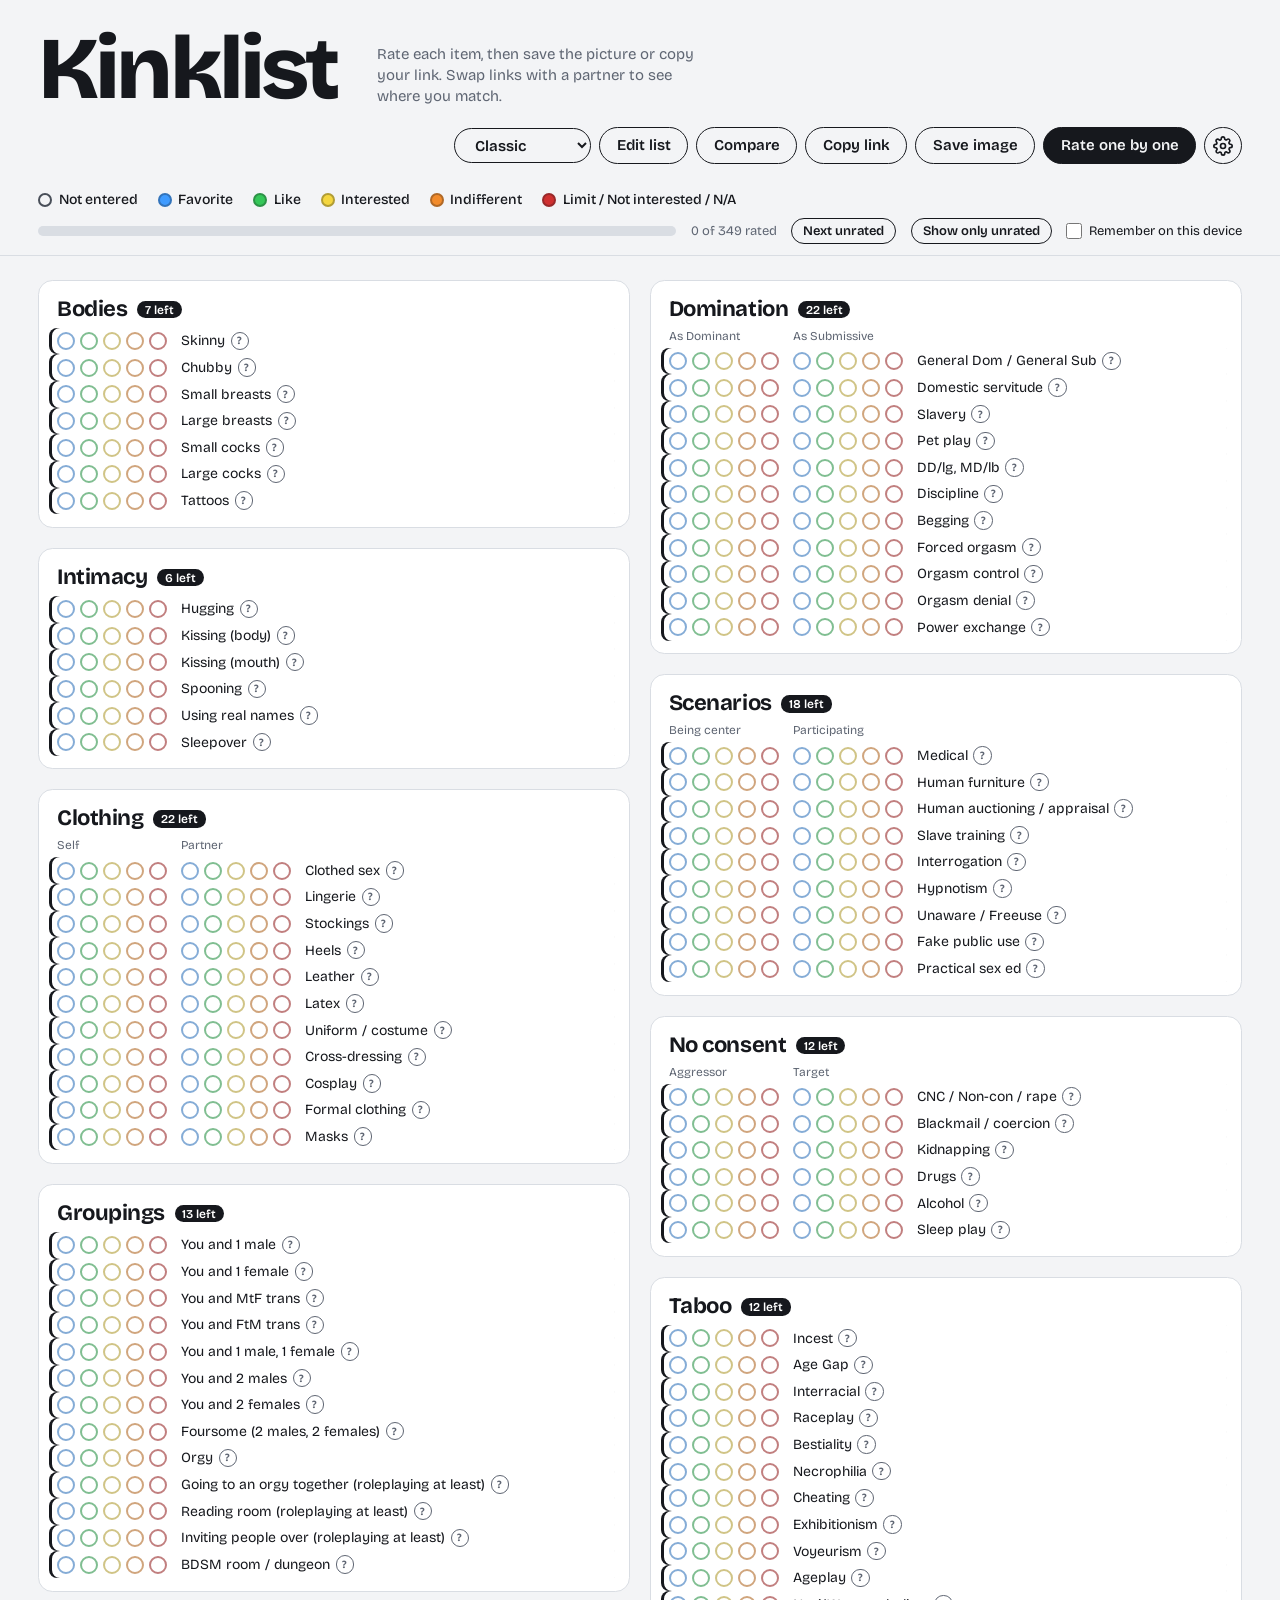
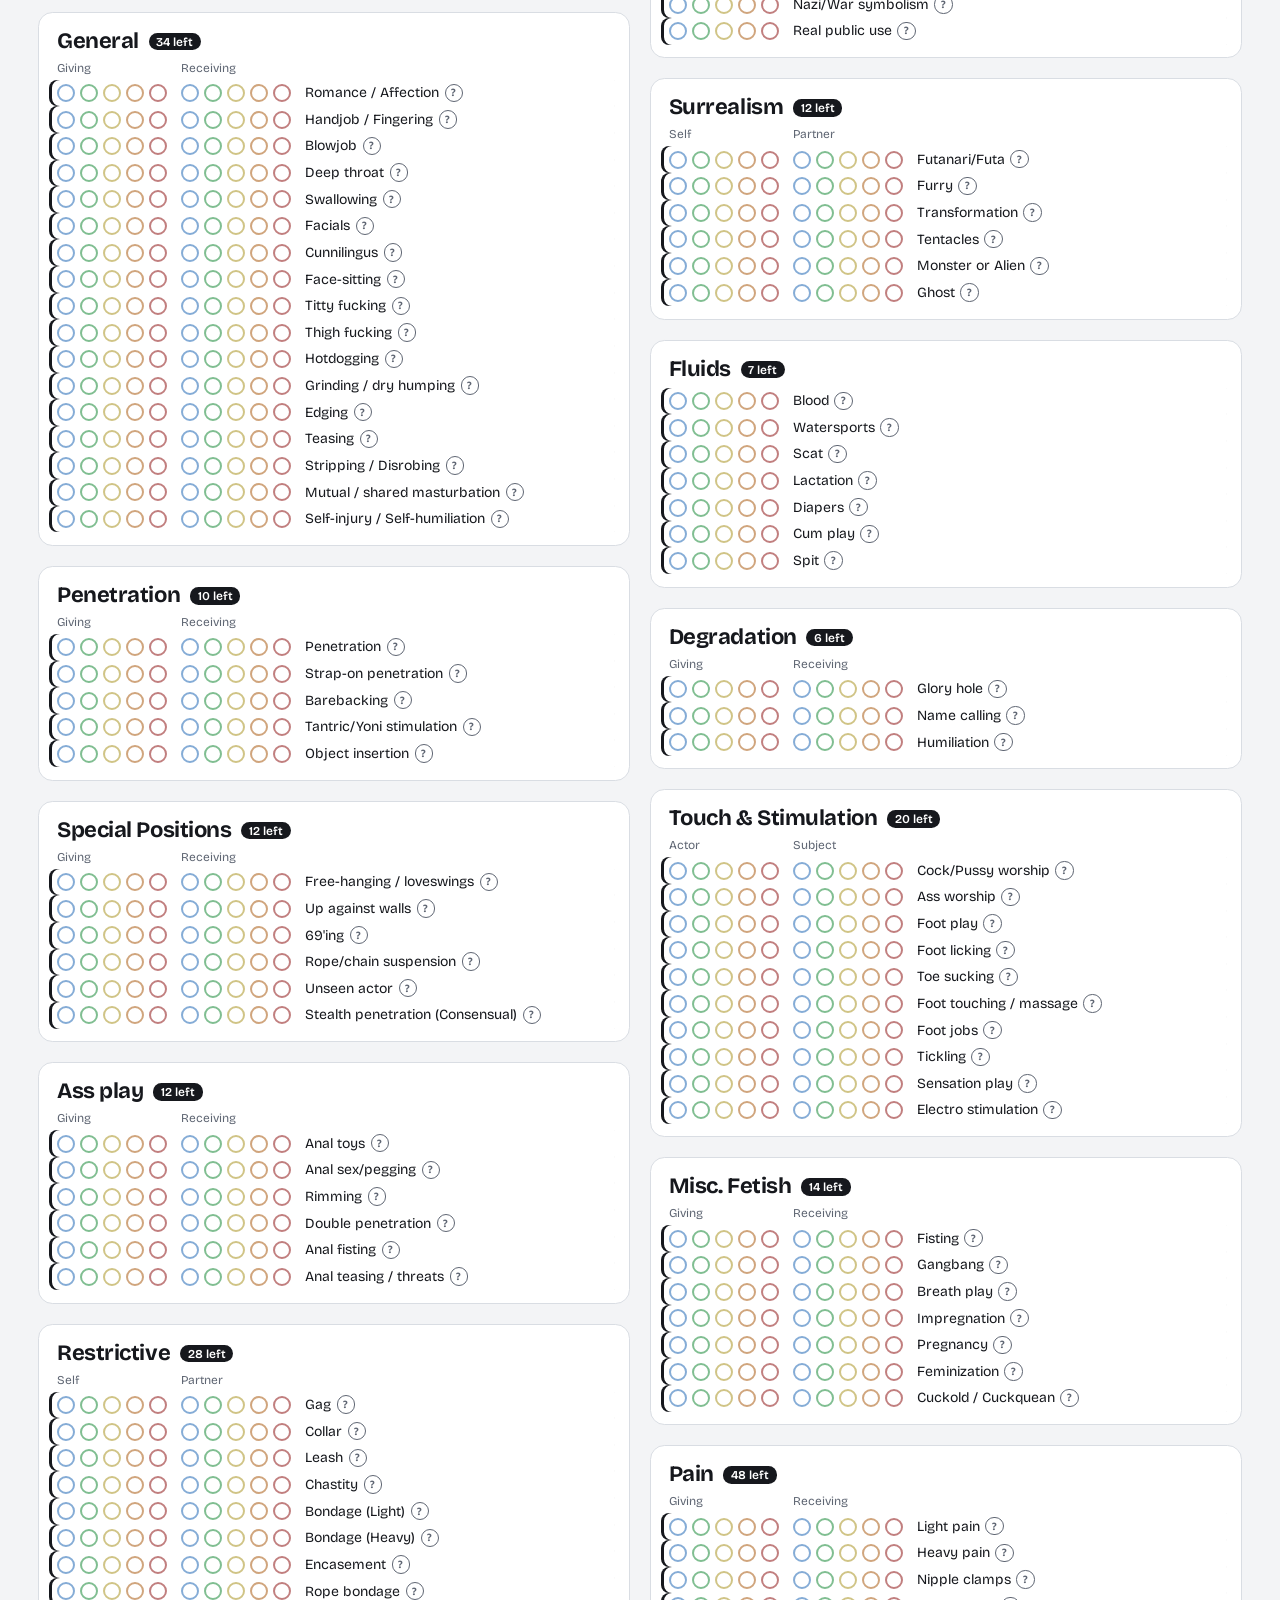
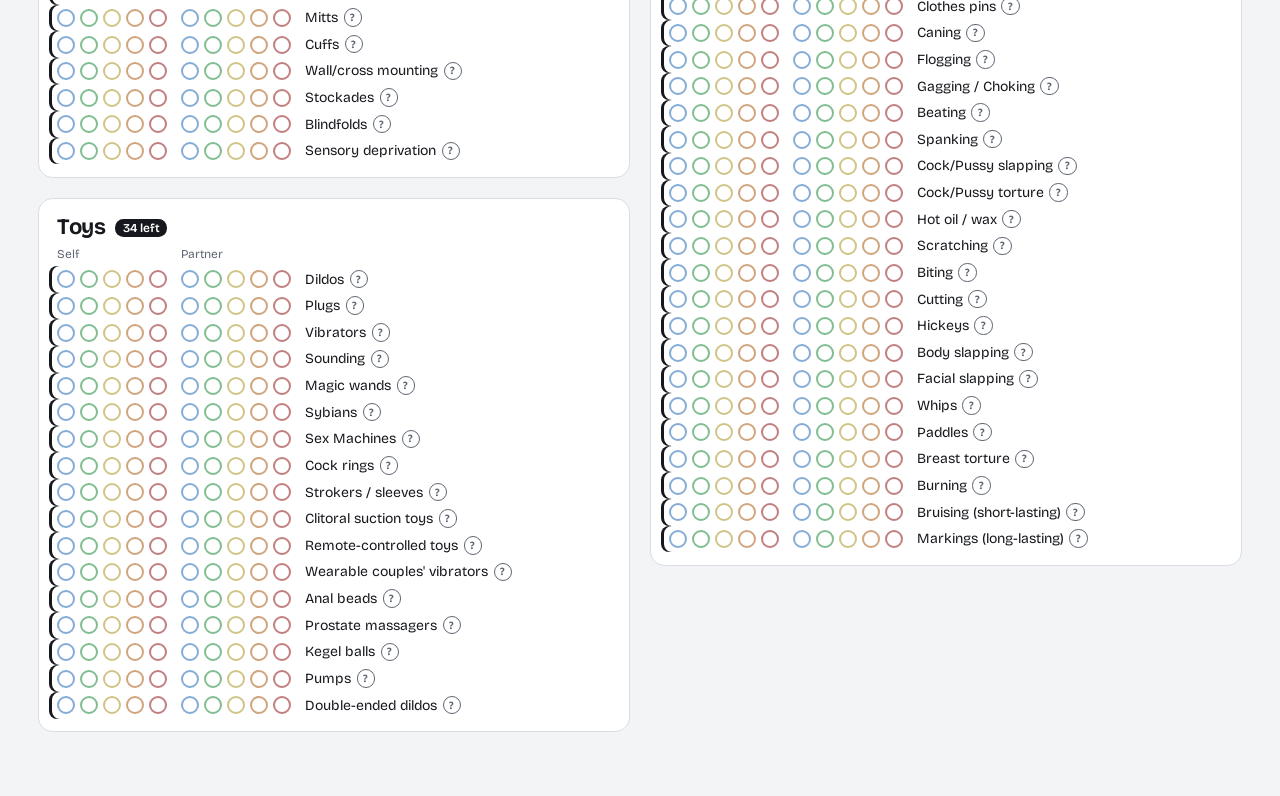
<file: index.html>
<!DOCTYPE html>
<html lang="en">
    <head>
        <title>Kinklist</title>
        <meta charset="UTF-8">
        <meta name="viewport" content="width=device-width, initial-scale=1.0">
        <meta name="color-scheme" content="light dark">
        <meta name="description" content="Rate what you're into, then compare with a partner. Private by design: nothing is uploaded.">
        <meta property="og:type" content="website">
        <meta property="og:site_name" content="Kinklist">
        <meta property="og:title" content="Kinklist">
        <meta property="og:description" content="Rate what you're into, then compare with a partner. Private by design: nothing is uploaded.">
        <meta property="og:url" content="https://carvercartwright.github.io/kinklist/">
        <meta property="og:image" content="https://carvercartwright.github.io/kinklist/social-card.png">
        <meta property="og:image:width" content="1200">
        <meta property="og:image:height" content="630">
        <meta property="og:image:alt" content="Kinklist: rate what you're into, compare with a partner.">
        <meta name="twitter:card" content="summary_large_image">
        <meta name="twitter:title" content="Kinklist">
        <meta name="twitter:description" content="Rate what you're into, then compare with a partner. Private by design: nothing is uploaded.">
        <meta name="twitter:image" content="https://carvercartwright.github.io/kinklist/social-card.png">
        <link rel="icon" href="data:image/svg+xml,%3Csvg xmlns='http://www.w3.org/2000/svg' viewBox='0 0 32 32'%3E%3Ccircle cx='9' cy='9' r='6' fill='%233F9BFF'/%3E%3Ccircle cx='23' cy='9' r='6' fill='%2335C759'/%3E%3Ccircle cx='9' cy='23' r='6' fill='%23F28B2B'/%3E%3Ccircle cx='23' cy='23' r='6' fill='%23CF3030'/%3E%3C/svg%3E">
        <link rel="preload" href="fonts/bricolage-grotesque.woff2" as="font" type="font/woff2" crossorigin>
        <link rel="stylesheet" href="kinklist.css?v=17f65d3f">
        <script>
            // Colour scheme: this tab's choice, or the remembered one if Remember on this device is on
            (function(){
                var theme = new URLSearchParams(location.search).get('theme');
                try {
                    if(theme) sessionStorage.setItem('kinklist-theme', theme);
                    theme = sessionStorage.getItem('kinklist-theme') || (JSON.parse(localStorage.getItem('kinklist')) || {}).theme;
                }
                catch(e) {}
                if(theme) document.documentElement.dataset.theme = theme;
            })();
        </script>
        <script src="kinklist-order.js?v=b5dd3f68" defer></script>
        <script src="kinklist-core.js?v=967fbb57" defer></script>
        <script src="kinklist.js?v=73be1f9a" defer></script>
    </head>
    <body>
        <header class="masthead">
            <h1>Kinklist</h1>
            <p>Rate each item, then save the picture or copy your link. Swap links with a partner to see where you match.</p>
            <div class="actions">
                <label class="list-picker">
                    <span class="visually-hidden">List</span>
                    <select id="listType">
                        <option value="classic">Classic</option>
                        <option value="detailed">Detailed</option>
                        <option value="plsno">Please Don't</option>
                    </select>
                </label>
                <button type="button" id="Edit" class="btn">Edit list</button>
                <button type="button" id="Compare" class="btn">Compare</button>
                <button type="button" id="CopyLink" class="btn">Copy link</button>
                <button type="button" id="Export" class="btn">Save image</button>
                <button type="button" id="StartBtn" class="btn btn-primary">Rate one by one</button>
                <button type="button" id="Settings" class="btn btn-icon" aria-label="Settings" title="Settings">
                    <svg viewBox="0 0 24 24" width="20" height="20" fill="none" stroke="currentColor" stroke-width="2" stroke-linecap="round" stroke-linejoin="round" aria-hidden="true"><circle cx="12" cy="12" r="3"/><path d="M19.4 15a1.65 1.65 0 0 0 .33 1.82l.06.06a2 2 0 1 1-2.83 2.83l-.06-.06a1.65 1.65 0 0 0-1.82-.33 1.65 1.65 0 0 0-1 1.51V21a2 2 0 1 1-4 0v-.09a1.65 1.65 0 0 0-1-1.51 1.65 1.65 0 0 0-1.82.33l-.06.06a2 2 0 1 1-2.83-2.83l.06-.06a1.65 1.65 0 0 0 .33-1.82 1.65 1.65 0 0 0-1.51-1H3a2 2 0 1 1 0-4h.09a1.65 1.65 0 0 0 1.51-1 1.65 1.65 0 0 0-.33-1.82l-.06-.06a2 2 0 1 1 2.83-2.83l.06.06a1.65 1.65 0 0 0 1.82.33h.01a1.65 1.65 0 0 0 1-1.51V3a2 2 0 1 1 4 0v.09a1.65 1.65 0 0 0 1 1.51 1.65 1.65 0 0 0 1.82-.33l.06-.06a2 2 0 1 1 2.83 2.83l-.06.06a1.65 1.65 0 0 0-.33 1.82v.01a1.65 1.65 0 0 0 1.51 1H21a2 2 0 1 1 0 4h-.09a1.65 1.65 0 0 0-1.51 1z"/></svg>
                </button>
            </div>
        </header>

        <div class="key">
            <ul class="legend">
                <li><span class="swatch" data-level="0"></span>Not entered</li>
                <li><span class="swatch" data-level="1"></span>Favorite</li>
                <li><span class="swatch" data-level="2"></span>Like</li>
                <li><span class="swatch" data-level="3"></span>Interested</li>
                <li><span class="swatch" data-level="4"></span>Indifferent</li>
                <li><span class="swatch" data-level="5"></span>Limit / Not interested / N/A</li>
            </ul>
            <div class="tally">
                <div class="tally-bar" id="TallyBar" aria-hidden="true"><span data-level="1"></span><span data-level="2"></span><span data-level="3"></span><span data-level="4"></span><span data-level="5"></span></div>
                <span class="tally-text" id="TallyText"></span>
                <button type="button" id="NextUnrated" class="btn btn-small">Next unrated</button>
                <button type="button" id="OnlyUnrated" class="btn btn-small" aria-pressed="false">Show only unrated</button>
                <label class="remember" id="RememberLabel" title="Kept only in this browser. Untick to erase it."><input type="checkbox" id="Remember"> Remember on this device</label>
            </div>
            <div class="notice" id="LinkNotice" hidden>
                <span>These ratings came from a link. Your saved ratings are untouched.</span>
                <button type="button" id="LinkBack" class="btn">Back to mine</button>
                <button type="button" id="LinkKeep" class="btn">Keep these as mine</button>
            </div>
        </div>

        <main id="InputList"></main>

        <dialog id="EditDialog">
            <h2>Edit list</h2>
            <p># starts a category, ( ) holds its columns, * adds an item, ? describes the item above it.</p>
            <textarea id="Kinks" aria-label="List text" spellcheck="false">
#Bodies
(General)
* Skinny
? An interest in partners who are thin or slender.
* Chubby
? An interest in partners who are well-rounded, full in form, or soft.
* Small breasts
? An interest in particularly small breasts.
* Large breasts
? An interest in particularly large breasts.
* Small cocks
? An interest in cocks that are below average size.
* Large cocks
? An interest in cocks that are above average size.
* Tattoos
? An interest in partners with tattoos.

#Intimacy
(General)
* Hugging
? Holding each other close, in or out of a sexual moment.
* Kissing (body)
? Planting kisses on various body parts. Hickeys are listed under the Pain category.
* Kissing (mouth)
? Kissing on the lips, from light pecks to deep kissing.
* Spooning
? Holding the partner close, often back to chest, and embracing them from behind.
* Using real names
? Referring to the partner using real names, instead of pet or nicknames.
* Sleepover
? Staying with your sexual partner overnight.

#Clothing
(Self, Partner)
* Clothed sex
? Sex where you and/or your partner stay partly or fully dressed.
* Lingerie
? Wearing lingerie during sex, or a partner wearing it.
* Stockings
? Wearing stockings during sex, or a partner wearing them.
* Heels
? Wearing high heels during sex, or a partner wearing them.
* Leather
? Wearing leather clothing or gear during sex, or a partner wearing it.
* Latex
? Wearing latex or rubber clothing, or a partner wearing it.
* Uniform / costume
? Wearing a uniform or costume during sex, or a partner wearing one.
* Cross-dressing
? Dressing in clothes usually associated with another gender.
* Cosplay
? Dressing up as a specific fictional character during play.
* Formal clothing
? Suits, dresses and other dressed-up outfits worn during play.
* Masks
? Masks worn during play, often to hide the wearer's identity, such as at a party.

#Groupings
(General)
* You and 1 male
? A scene between you and one man.
* You and 1 female
? A scene between you and one woman.
* You and MtF trans
? A scene between you and a trans woman.
* You and FtM trans
? A scene between you and a trans man.
* You and 1 male, 1 female
? A threesome with one man and one woman.
* You and 2 males
? A threesome with two men.
* You and 2 females
? A threesome with two women.
* Foursome (2 males, 2 females)
? Two men and two women, counting you.
* Orgy
? Group sex with several people at once.
* Going to an orgy together (roleplaying at least)
? Attending an orgy or sex party as a couple, at least as a roleplay.
* Reading room (roleplaying at least)
? Reading the room together: talking about who you see and who you would want to join you, at least as a roleplay.
* Inviting people over (roleplaying at least)
? Having other people come over to join in or watch, at least as a roleplay.
* BDSM room / dungeon
? Playing in a dedicated BDSM room or club dungeon, with or without others present.

#General
(Giving, Receiving)
* Romance / Affection
? Showing love, strong affection or passion, during sex or outside it.
* Handjob / Fingering
? Sexual stimulation by direct, physical contact of the hands or fingers to the genitals.
* Blowjob
? Sexual stimulation by direct, physical contact of the mouth or tongue to male genitals.
* Deep throat
? Taking a penis or toy deep enough to reach the back of the mouth or throat, sometimes causing a gag reflex.
* Swallowing
? The act of orally consuming semen, either directly or indirectly from a penis.
* Facials
? Ejaculating directly onto a partner's face.
* Cunnilingus
? Sexual stimulation by direct, physical contact of the mouth or tongue to female genitals.
* Face-sitting
? Sitting on a partner's face with the buttocks or genitals, usually to receive oral sex, sometimes restricting their breathing.
* Titty fucking
? Sliding a penis or toy between a partner's breasts.
* Thigh fucking
? Thrusting between a partner's closed thighs without penetration.
* Hotdogging
? Sliding a penis or toy between a partner's butt cheeks without penetration.
* Grinding / dry humping
? Rubbing against each other, clothed or not, without penetration.
* Edging
? Keeping on the edge of climax without orgasm.
* Teasing
? Extended foreplay, physical and/or verbal, meant to arouse a partner to the point of frustration or desperation.
* Stripping / Disrobing
? Undressing for a partner, or being undressed by them, as part of the play.
* Mutual / shared masturbation
? Masturbating together, or touching yourself while your partner watches.
* Self-injury / Self-humiliation
? Causing yourself pain or embarrassment at a partner's direction, or directing a partner to do so.

#Penetration
(Giving, Receiving)
* Penetration
? Vaginal or anal penetration with a penis.
* Strap-on penetration
? Penetration using a dildo worn in a harness.
* Barebacking
? Penetrative sex without a condom.
* Tantric/Yoni stimulation
? Slow, deliberate massage and stimulation of the genitals, drawn from tantric practice.
* Object insertion
? Inserting objects other than purpose-made sex toys.

#Special Positions
(Giving, Receiving)
* Free-hanging / loveswings
? Sex with one partner held up off the ground, in a swing or sling.
* Up against walls
? Sex standing up, with one partner pressed against a wall.
* 69'ing
? Both partners giving each other oral sex at the same time.
* Rope/chain suspension
? Being lifted partly or fully off the ground by rope or chains.
* Unseen actor
? Being touched or used by someone you cannot see, for example from behind or while blindfolded.
* Stealth penetration (Consensual)
? Potentially removing condom during sex without partner knowing/saying to. (This would ONLY be OK if we agreed on it beforehand).

#Ass play
(Giving, Receiving)
* Anal toys
? Anal penetration with sex toys such as dildos, vibrators, anal eggs or anal beads.
* Anal sex/pegging
? Being penetrated by a partner, with a penis or strap-on.
* Rimming
? The act of giving oral stimulation to a partner's anus, by the means of licking and/or penetrating the recipient's anus with the tongue.
* Double penetration
? Penetrating a partner with two things at once, such as a penis, toys or fingers, or receiving this.
* Anal fisting
? The act of inserting one's hand(s) and/or arm(s) into one's partner's anus, or being the recipient of such acts.
* Anal teasing / threats
? Touching or teasing around the anus, or talk of anal play, without penetration.

#Restrictive
(Self, Partner)
* Gag
? Something placed in the mouth so the wearer cannot speak and has to breathe through the nose.
* Collar
? Wearing a collar around the neck.
* Leash
? Being led around on a leash.
* Chastity
? Sexual abstinence, either willing or forced; this can include someone simply abstaining from sexual activity, or the wearing of a device that prevents it.
* Bondage (Light)
? Bondage that is mild in position, duration, discomfort and how much it limits movement.
* Bondage (Heavy)
? Bondage that is extreme in position, duration, discomfort or how completely it immobilizes.
* Encasement
? One’s whole body being wrapped up like a mummy in a latex suit, sleepsack, or other fetish gear for the purposes of sexual gratification.
* Rope bondage
? Being tied up with rope, from simple wrist ties to full body harnesses.
* Mitts
? Cloth, leather or metal tools where you place your hands inside, often closed in a fist. Makes the wearer unable to grab or hold objects with their fingers. This category also includes cat paws.
* Cuffs
? Wrapped around wrists and often ankles too, cuffs restrict little by themselves, but with hooks and rope they make it easier for the master to restrain the wearer spontaneously.
* Wall/cross mounting
? Being fixed to a wall or a St. Andrew's cross with arms and legs spread.
* Stockades
? Freestanding rigs that restrict the head, and often arms or legs too.
* Blindfolds
? Covering the eyes so the wearer cannot see what comes next.
* Sensory deprivation
? Covering both ears and eyes completely, often using noise-reduction tech to emphasize the feeling of isolation.

#Toys
(Self, Partner)
* Dildos
? An object shaped like an erect penis used for sexual stimulation.
* Plugs
? A sex toy of a type designed to be inserted into the rectum.
* Vibrators
? A vibrating device used for sexual stimulation.
* Sounding
? Inserting smooth rods into the urethra, or having this done; some rods vibrate.
* Magic wands
? Much like vibrators, a magic wand delivers a strong vibration to a larger area with stronger force.
* Sybians
? A saddle-style machine you sit on, with a vibrating or rotating attachment.
* Sex Machines
? Motor-driven machines that thrust a dildo.
* Cock rings
? A ring worn around the base of the penis to keep an erection firmer for longer; some vibrate.
* Strokers / sleeves
? A soft sleeve that a penis is stroked with or thrusts into.
* Clitoral suction toys
? A toy that uses pulses of air or gentle suction on the clitoris.
* Remote-controlled toys
? A toy controlled by a partner with a remote or phone app, in the same room or far apart.
* Wearable couples' vibrators
? A small vibrator worn during penetrative sex so that both partners feel it.
* Anal beads
? A string of beads inserted into the anus and drawn out slowly.
* Prostate massagers
? A curved toy shaped to press on the prostate.
* Kegel balls
? Weighted balls worn inside the vagina.
* Pumps
? A suction pump used on the penis, clitoris or nipples to increase sensitivity.
* Double-ended dildos
? A long dildo that two people can use at the same time.

#Domination
(As Dominant, As Submissive)
* General Dom / General Sub
? Catchall for dominant/submissive activities.
* Domestic servitude
? Being served by a butler, waitress, chauffeur, maid or housekeeper, or serving as one.
* Slavery
? Serving at the dominant's beck and call as part of an agreed dynamic, or receiving such service.
* Pet play
? Pet play is a role in which the sub takes on the mindset of an animal, often a dog, cat, or horse.
* DD/lg, MD/lb
? Daddy or Mommy Dom / Little Girl or Boy. The daddy/mommy is the more dominant half of the relationship, the little is the more submissive.
* Discipline
? The use of reinforcement (rewards and/or punishments) in order to train a submissive to obey the various commands of a master.
* Begging
? Pleading as an act of submission.
* Forced orgasm
? A forced orgasm is consensual BDSM or kinky sexual play whereby a person consents to be forced to orgasm in a way that is beyond their control.
* Orgasm control
? Refers to the dominant being in control of when the submissive achieves orgasm, either by physical means or by command; typically involves domination and/or excessive teasing and edging; orgasm may be completely denied.
* Orgasm denial
? Refers to the dominant denying the submissive orgasm.
* Power exchange
? A relationship with service at the core.

#Scenarios
(Being center, Participating)
* Medical
? Doctor, nurse and patient roleplay, often with examinations and medical tools.
* Human furniture
? One person serving as a table, footstool, chair or other furniture.
* Human auctioning / appraisal
? Being displayed, inspected and bid on as if for sale.
* Slave training
? Being taught rules, positions and tasks as part of a consensual master and slave dynamic.
* Interrogation
? Roleplay where one person questions a captive using pressure, restraint or pain.
* Hypnotism
? Using hypnosis or trance to relax, suggest to or direct a partner.
* Unaware / Freeuse
? An agreed arrangement where one partner can be used for sex at any time, often while carrying on as if nothing is happening.
* Fake public use
? Pretending in private that one partner is available to strangers or a crowd.
* Practical sex ed
? Roleplay where one adult teaches another about sex by demonstrating.

#No consent
(Aggressor, Target)
* CNC / Non-con / rape
? Consensual non-consent: an agreed scene where one partner takes or is taken as if against their will, often through force.
* Blackmail / coercion
? Roleplay in which sex is obtained through pretend blackmail or pressure, agreed on beforehand.
* Kidnapping
? Roleplay of abducting a partner, or being abducted, agreed on beforehand.
* Drugs
? Sex involving recreational drugs, agreed on beforehand, to lower inhibitions or heighten sensation.
* Alcohol
? Sex involving alcohol, agreed on beforehand, to lower inhibitions or heighten sensation.
* Sleep play
? Sexual acts with a sleeping partner, agreed on beforehand.

#Taboo
(General)
* Incest
? Roleplay in which the partners pretend to be related.
* Age Gap
? A significant age difference between adult partners.
* Interracial
? Sex between partners of different races, without leaning on racial stereotypes.
* Raceplay
? Scenes built on racial stereotypes or racism.
* Bestiality
? Fantasy or roleplay about sex with animals.
* Necrophilia
? Roleplay in which one partner plays dead or unresponsive.
* Cheating
? Where one or both partners are being unfaithful to significant others.
* Exhibitionism
? Being seen naked or having sex where others can watch.
* Voyeurism
? Getting aroused by watching others undress or have sex.
* Ageplay
? Adults acting much younger or older than their actual age to fulfill a fantasy scenario.
* Nazi/War symbolism
? Uniforms, insignia or imagery from wartime regimes used in roleplay.
* Real public use
? Being made available to other people for sex in a real setting such as a club or party.

#Surrealism
(Self, Partner)
* Futanari/Futa
? Fantasy about someone with a feminine body who has a penis, with or without a vagina.
* Furry
? Fantasy or costume play involving anthropomorphic animal characters.
* Transformation
? Fantasy about a body changing dramatically, by magic or other means.
* Tentacles
? Fantasy or toys involving tentacles or tentacle-like appendages.
* Monster or Alien
? Fantasy involving monsters, aliens and other non-human creatures.
* Ghost
? Fantasy involving a ghost or spirit.

#Fluids
(General)
* Blood
? Play that involves blood or draws blood.
* Watersports
? Play involving urine or urinating.
* Scat
? Play involving feces.
* Lactation
? Play involving breast milk, or a partner who is lactating.
* Diapers
? Wearing a diaper as part of play, sometimes with ageplay or humiliation.
* Cum play
? Any number of situations focused on playing with cum.
* Spit
? Spitting on a partner or into their mouth, or being spat on.

#Degradation
(Giving, Receiving)
* Glory hole
? Servicing a partner or receiving service from a partner with a physical barrier between the participants.
* Name calling
? Calling a partner degrading names, for arousal or as a form of domination.
* Humiliation
? Deliberately embarrassing a partner, for arousal or as a form of domination or punishment.

#Touch & Stimulation
(Actor, Subject)
* Cock/Pussy worship
? Lavish attention, verbal and/or physical, on a partner's genitals; usually includes oral.
* Ass worship
? Lavish attention, verbal and/or physical, on a partner's ass; often includes oral.
* Foot play
? Bringing feet into sex: worshiping, smelling, kissing or rubbing against them.
* Foot licking
? Licking a partner's feet, or having yours licked.
* Toe sucking
? Sucking a partner's toes, or having yours sucked.
* Foot touching / massage
? Touching, rubbing or massaging feet as part of play.
* Foot jobs
? Using the feet to stimulate a partner's genitals.
* Tickling
? Tickling or being tickled as part of sex.
* Sensation play
? Sensation play describes a wide variety of activities, both vanilla and kinky, that use the body's senses as a way to arouse and provide stimulation to a partner. Although sensation play is often related to skin sensations, it doesn't have to be so limited. Sight, taste, and hearing can also be included in sensation play.
* Electro stimulation
? The use of sex toys that carry an electrical current; sometimes painful.

#Misc. Fetish
(Giving, Receiving)
* Fisting
? The act of placing one's hand(s) and/or arm(s) into a vagina, or receiving such actions.
* Gangbang
? When multiple partners, usually 3 or more, engage in sexual intercourse with a single willing partner.
* Breath play
? One partner controlling the other's breathing, by choking or covering the mouth and nose.
* Impregnation
? Trying to get a partner pregnant, or the fantasy of it.
* Pregnancy
? Attraction to a pregnant partner.
* Feminization
? Feminization is a type of role play that involves imposing traditionally female attributes onto a submissive male partner. It may also involve an adoption of traditionally feminine behaviors and mannerisms.
* Cuckold / Cuckquean
? Watching or knowing about your partner having sex with someone else, with everyone's agreement.

#Pain
(Giving, Receiving)
* Light pain
? Refers to the inclusion of light physical pain due to acts which are directly sexual.
* Heavy pain
? Refers to the inclusion of heavy physical pain due to acts which are directly sexual; typically rough or excessive penetrations. This is probably gonna leave a mark.
* Nipple clamps
? Pressure device applied to nipples to create pain which produces pleasure.
* Clothes pins
? Pinching skin between the forks of a clothes pin.
* Caning
? Caning is a technique used in BDSM in which the dominant repeatedly strikes the submissive with a long flexible cane, usually on the buttocks.
* Flogging
? Being struck with a flogger, a handle with many soft tails, or doing this to a partner.
* Gagging / Choking
? Being made to gag or choke, either by objects inserted into the mouth or hands/objects around the neck.
* Beating
? Being struck with fists or other objects.
* Spanking
? Striking a partner's buttocks, or being spanked, as foreplay or punishment.
* Cock/Pussy slapping
? Slapping the genitalia of your partner, or receiving such slaps.
* Cock/Pussy torture
? Deliberate pain to the genitals.
* Hot oil / wax
? The act of using warm oil or hot candle wax as a form of sexual stimulation and/or torture, or receiving such actions.
* Scratching
? Scratching with nails, sometimes leaving marks; not always painful.
* Biting
? The act of biting or being bitten; sometimes painful, sometimes playful.
* Cutting
? The act of cutting a partner to cause pain in a sexual context.
* Hickeys
? Sucking or biting the skin hard enough to leave a mark.
* Body slapping
? Open-handed slaps to the body, such as the thighs, chest or back.
* Facial slapping
? Open-handed slaps to the face.
* Whips
? Being struck with a single-tail whip or similar.
* Paddles
? Being struck with a flat paddle, usually on the buttocks.
* Breast torture
? Deliberate pain to the breasts or nipples, such as squeezing, slapping or binding.
* Burning
? Brief contact with heat or flame to cause pain or leave a mark.
* Bruising (short-lasting)
? Marks that fade within a few days.
* Markings (long-lasting)
? Marks that last weeks or longer, such as deep bruises, welts or scars.
            </textarea>
            <p class="error" id="EditError" role="alert"></p>
            <div class="dialog-actions">
                <span class="spacer"></span>
                <button type="button" id="EditCancel" class="btn">Cancel</button>
                <button type="button" id="KinksOK" class="btn btn-primary">Apply changes</button>
            </div>
        </dialog>

        <dialog id="GuideDialog">
            <button type="button" id="GuideClose" class="btn guide-close" aria-label="Close">×</button>
            <p class="guide-category" id="GuideCategory"></p>
            <h2 id="GuideKink"></h2>
            <span class="guide-field" id="GuideField"></span>
            <p id="GuideDesc"></p>
            <div class="guide-options" id="GuideOptions"></div>
            <div class="dialog-actions">
                <button type="button" id="GuideBack" class="btn">Back</button>
                <button type="button" id="GuideSkip" class="btn">Skip</button>
                <span class="spacer"></span>
                <span class="tally-text" id="GuideCount"></span>
            </div>
        </dialog>

        <dialog id="ExportDialog">
            <form method="dialog" id="ExportForm">
                <h2>Save image</h2>
                <p>The picture is made on your device and downloaded. Nothing is uploaded.</p>
                <label class="field-label" for="ExportName">Name to show on the picture (optional)</label>
                <input type="text" id="ExportName" autocomplete="off">
                <div class="dialog-actions">
                    <span class="spacer"></span>
                    <button type="button" id="ExportCancel" class="btn">Cancel</button>
                    <button type="submit" class="btn btn-primary">Save image</button>
                </div>
            </form>
        </dialog>

        <dialog id="SettingsDialog">
            <h2>Settings</h2>
            <label class="field-label" for="Theme">Color scheme</label>
            <div class="list-picker">
                <select id="Theme">
                    <option value="slate">Slate</option>
                    <option value="midnight">Midnight</option>
                    <option value="sand">Sand</option>
                    <option value="rose">Rose</option>
                    <option value="forest">Forest</option>
                    <option value="plum">Plum</option>
                </select>
            </div>
            <div class="dialog-actions">
                <span class="spacer"></span>
                <button type="button" id="SettingsClose" class="btn btn-primary">Done</button>
            </div>
        </dialog>

        <dialog id="CompareDialog">
            <h2>Compare with a partner</h2>
            <p>Both rate the same list, then send each other your link with Copy link. Paste theirs here to open the two side by side. The comparison happens on your device.</p>
            <form class="compare-form" id="CompareForm">
                <input type="text" id="CompareLink" aria-label="Your partner's link" placeholder="Paste your partner's link" autocomplete="off">
                <button type="submit" class="btn btn-primary">Compare</button>
            </form>
            <p class="error" id="CompareError" role="alert"></p>
            <div class="dialog-actions">
                <span class="spacer"></span>
                <button type="button" id="CompareClose" class="btn">Close</button>
            </div>
        </dialog>
    </body>
</html>
</file>
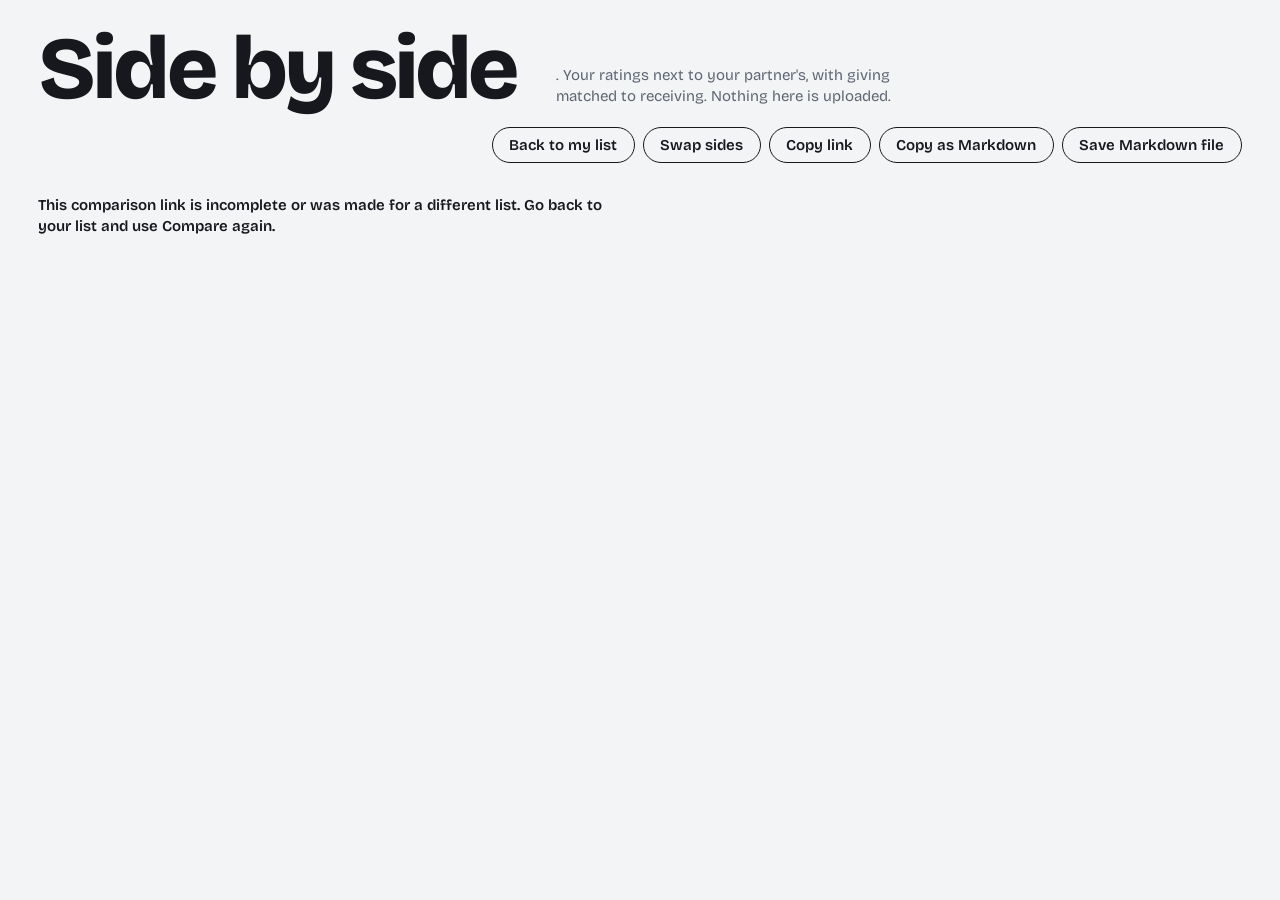
<file: compare.html>
<!DOCTYPE html>
<html lang="en">
    <head>
        <title>Kinklist comparison</title>
        <meta charset="UTF-8">
        <meta name="viewport" content="width=device-width, initial-scale=1.0">
        <meta name="color-scheme" content="light dark">
        <meta name="description" content="Two lists side by side. Private by design: nothing is uploaded.">
        <meta property="og:type" content="website">
        <meta property="og:site_name" content="Kinklist">
        <meta property="og:title" content="Kinklist comparison">
        <meta property="og:description" content="Two lists side by side. Private by design: nothing is uploaded.">
        <meta property="og:url" content="https://carvercartwright.github.io/kinklist/compare.html">
        <meta property="og:image" content="https://carvercartwright.github.io/kinklist/social-card.png">
        <meta property="og:image:width" content="1200">
        <meta property="og:image:height" content="630">
        <meta property="og:image:alt" content="Kinklist: rate what you're into, compare with a partner.">
        <meta name="twitter:card" content="summary_large_image">
        <meta name="twitter:title" content="Kinklist comparison">
        <meta name="twitter:description" content="Two lists side by side. Private by design: nothing is uploaded.">
        <meta name="twitter:image" content="https://carvercartwright.github.io/kinklist/social-card.png">
        <meta name="robots" content="noindex">
        <link rel="icon" href="data:image/svg+xml,%3Csvg xmlns='http://www.w3.org/2000/svg' viewBox='0 0 32 32'%3E%3Ccircle cx='9' cy='9' r='6' fill='%233F9BFF'/%3E%3Ccircle cx='23' cy='9' r='6' fill='%2335C759'/%3E%3Ccircle cx='9' cy='23' r='6' fill='%23F28B2B'/%3E%3Ccircle cx='23' cy='23' r='6' fill='%23CF3030'/%3E%3C/svg%3E">
        <link rel="preload" href="fonts/bricolage-grotesque.woff2" as="font" type="font/woff2" crossorigin>
        <link rel="stylesheet" href="kinklist.css?v=17f65d3f">
        <script>
            // Colour scheme: this tab's choice, or the remembered one if Remember on this device is on
            (function(){
                var theme = new URLSearchParams(location.search).get('theme');
                try {
                    if(theme) sessionStorage.setItem('kinklist-theme', theme);
                    theme = sessionStorage.getItem('kinklist-theme') || (JSON.parse(localStorage.getItem('kinklist')) || {}).theme;
                }
                catch(e) {}
                if(theme) document.documentElement.dataset.theme = theme;
            })();
        </script>
        <script src="kinklist-order.js?v=b5dd3f68" defer></script>
        <script src="kinklist-core.js?v=967fbb57" defer></script>
        <script src="compare.js?v=e0db8d0b" defer></script>
    </head>
    <body class="compare-page">
        <header class="masthead">
            <h1>Side by side</h1>
            <p><span id="ListName"></span>. Your ratings next to your partner's, with giving matched to receiving. Nothing here is uploaded.</p>
            <div class="actions">
                <a id="BackLink" class="btn" href="index.html">Back to my list</a>
                <button type="button" id="Swap" class="btn">Swap sides</button>
                <button type="button" id="CopyLink" class="btn">Copy link</button>
                <button type="button" id="CopyMarkdown" class="btn">Copy as Markdown</button>
                <button type="button" id="SaveMarkdown" class="btn">Save Markdown file</button>
            </div>
        </header>

        <p class="problem" id="Problem" role="alert" hidden></p>

        <div id="Comparison">
            <div class="key">
                <div class="tabs" id="Tabs"></div>
            </div>
            <main id="Results"></main>
        </div>
    </body>
</html>
</file>
<file: kinklist.css>
@font-face {
	font-family: "Bricolage Grotesque";
	src: url(fonts/bricolage-grotesque.woff2) format("woff2");
	font-weight: 200 800;
	font-display: swap;
}

:root {
	--bg: #F3F4F6;
	--surface: #FFFFFF;
	--ink: #16181D;
	--muted: #5F6673;
	--line: #D9DDE3;

	/* Rating colours, shared with the exported image */
	--lv0: #FFFFFF;
	--lv1: #3F9BFF;
	--lv2: #35C759;
	--lv3: #F4D63F;
	--lv4: #F28B2B;
	--lv5: #CF3030;

	--dot: 18px;
	--dot-gap: 5px;
	--group: calc(5 * var(--dot) + 4 * var(--dot-gap));
	--field-gap: 14px;

	color-scheme: light dark;
}

@media (prefers-color-scheme: dark) {
	:root {
		--bg: #14161A;
		--surface: #1F2228;
		--ink: #ECEEF2;
		--muted: #9AA1AD;
		--line: #30353E;
	}
}

@media (pointer: coarse) {
	:root {
		--dot: 26px;
		--dot-gap: 6px;
	}
}

* { box-sizing: border-box }

body {
	margin: 0;
	background: var(--bg);
	color: var(--ink);
	font-family: "Bricolage Grotesque", system-ui, sans-serif;
	font-size: 15px;
	line-height: 1.4;
}

button, select, input, textarea {
	font: inherit;
	color: inherit;
}

:focus-visible {
	outline: 2px solid var(--ink);
	outline-offset: 2px;
}

.visually-hidden {
	position: absolute;
	width: 1px;
	height: 1px;
	overflow: hidden;
	clip-path: inset(50%);
	white-space: nowrap;
}

/* Masthead */

.masthead {
	padding: 2rem clamp(1rem, 3vw, 2.5rem) 1rem;
	display: flex;
	flex-wrap: wrap;
	align-items: flex-end;
	gap: 1.25rem 2.5rem;
}

.masthead h1 {
	margin: 0;
	font-size: clamp(3rem, 8vw, 5.5rem);
	font-weight: 800;
	line-height: .85;
	letter-spacing: -.045em;
}

.masthead p {
	margin: 0;
	max-width: 34ch;
	color: var(--muted);
}

.actions {
	display: flex;
	flex-wrap: wrap;
	align-items: center;
	gap: .5rem;
	margin-left: auto;
}

.btn, .list-picker select {
	border: 1.5px solid var(--ink);
	border-radius: 999px;
	background: transparent;
	padding: .45em 1.1em;
	font-weight: 600;
	cursor: pointer;
}

.btn:hover, .list-picker select:hover { background: var(--surface) }

.btn-primary, .btn-primary:hover {
	background: var(--ink);
	color: var(--bg);
}

.btn-primary:hover { opacity: .85 }

.list-picker select { padding-right: .6em }

/* Key: legend and tally stay in view while scrolling */

.key {
	position: sticky;
	top: 0;
	z-index: 2;
	background: var(--bg);
	border-bottom: 1px solid var(--line);
	padding: .6rem clamp(1rem, 3vw, 2.5rem) .7rem;
}

.legend {
	list-style: none;
	margin: 0 0 .55rem;
	padding: 0;
	display: flex;
	flex-wrap: wrap;
	gap: .2rem 1.25rem;
	font-size: .875rem;
	font-weight: 500;
}

.legend li {
	display: flex;
	align-items: center;
	gap: .4rem;
}

.swatch {
	width: 14px;
	height: 14px;
	border-radius: 50%;
	background: var(--c);
	border: 2px solid color-mix(in srgb, var(--c) 70%, var(--ink));
	flex: none;
}

.swatch[data-level="0"] { background: transparent }

[data-level="0"] { --c: var(--muted) }
[data-level="1"] { --c: var(--lv1) }
[data-level="2"] { --c: var(--lv2) }
[data-level="3"] { --c: var(--lv3) }
[data-level="4"] { --c: var(--lv4) }
[data-level="5"] { --c: var(--lv5) }

.tally {
	display: flex;
	align-items: center;
	gap: .9rem;
}

.tally-bar {
	flex: 1;
	display: flex;
	height: 10px;
	border-radius: 5px;
	overflow: hidden;
	background: var(--line);
}

.tally-bar span {
	background: var(--c);
	flex: 0 0 0;
	transition: flex-grow .25s ease-out;
}

.tally-text {
	font-size: .8125rem;
	color: var(--muted);
	font-variant-numeric: tabular-nums;
	white-space: nowrap;
}

.tally { flex-wrap: wrap }

.tally-bar { min-width: 8rem }

.remember {
	display: flex;
	align-items: center;
	gap: .4rem;
	font-size: .8125rem;
	white-space: nowrap;
	cursor: pointer;
}

.remember input {
	width: 1rem;
	height: 1rem;
	margin: 0;
	accent-color: var(--ink);
}

.notice {
	display: flex;
	flex-wrap: wrap;
	align-items: center;
	gap: .5rem .75rem;
	margin-top: .6rem;
	font-size: .875rem;
	font-weight: 500;
}

.notice[hidden], .remember[hidden] { display: none }

.notice .btn { padding: .25em .9em }

/* The list */

#InputList {
	columns: 27rem auto;
	column-gap: 1.25rem;
	padding: 1.5rem clamp(.5rem, 3vw, 2.5rem) 4rem;
}

.category {
	break-inside: avoid;
	margin: 0 0 1.25rem;
	padding: 1rem 1.1rem .8rem;
	background: var(--surface);
	border: 1px solid var(--line);
	border-radius: .9rem;
}

.category h2 {
	margin: 0 0 .35rem;
	font-size: 1.375rem;
	font-weight: 700;
	letter-spacing: -.02em;
	line-height: 1.15;
}

.fields {
	display: flex;
	gap: var(--field-gap);
	margin-bottom: .2rem;
	font-size: .75rem;
	color: var(--muted);
}

.fields span {
	width: var(--group);
	flex: none;
}

.row {
	display: flex;
	flex-wrap: wrap;
	align-items: center;
	gap: .2rem var(--field-gap);
	padding: .22rem .5rem;
	margin: 0 -.5rem;
	border-radius: .5rem;
	font-size: .875rem;
}

.row:hover { background: var(--bg) }

.group {
	display: flex;
	gap: var(--dot-gap);
	flex: none;
}

.dot {
	width: var(--dot);
	height: var(--dot);
	flex: none;
	padding: 0;
	border-radius: 50%;
	border: 2px solid color-mix(in srgb, var(--c) 70%, var(--ink));
	background: transparent;
	opacity: .6;
	cursor: pointer;
}

.group.has-value .dot { opacity: .2 }

.dot:hover,
.dot:focus-visible,
.group.has-value .dot[aria-checked="true"] { opacity: 1 }

.dot[aria-checked="true"] { background: var(--c) }

.name {
	flex: 1;
	min-width: 8rem;
}

.name-tail { white-space: nowrap }

.info {
	width: 1.15rem;
	height: 1.15rem;
	margin-left: .35rem;
	padding: 0;
	border: 1.5px solid var(--muted);
	border-radius: 50%;
	background: transparent;
	color: var(--muted);
	font-size: .6875rem;
	font-weight: 700;
	line-height: 1;
	cursor: pointer;
	vertical-align: 1px;
}

.info:hover,
.info[aria-expanded="true"] {
	border-color: var(--ink);
	color: var(--ink);
}

.desc {
	flex-basis: 100%;
	margin: 0 0 .35rem;
	max-width: 62ch;
	font-size: .8125rem;
	color: var(--muted);
}

@media (max-width: 30rem) {
	:root {
		--dot: 24px;
		--dot-gap: 6px;
	}

	.masthead { padding-top: 1.25rem }

	.category { padding: .85rem .75rem .6rem }

	.actions { margin-left: 0 }

	.name {
		order: -1;
		flex-basis: 100%;
		font-weight: 500;
	}

	/* The column headings scroll away, so each control carries its own */
	.fields { display: none }

	.group[data-field] {
		flex-wrap: wrap;
		width: var(--group);
	}

	.group[data-field]::before {
		content: attr(data-field);
		flex-basis: 100%;
		font-size: .6875rem;
		color: var(--muted);
	}

	.row { padding-block: .4rem }
}

.btn-icon {
	display: inline-grid;
	place-items: center;
	width: 2.35rem;
	height: 2.35rem;
	padding: 0;
	line-height: 0;
}

.btn-icon svg { display: block }

#SettingsDialog { width: min(22rem, calc(100vw - 2rem)) }

#SettingsDialog select { width: 100% }

/* What is left to rate */

.btn-small {
	padding: .2em .85em;
	font-size: .8125rem;
}

.btn:disabled {
	opacity: .4;
	cursor: default;
}

.btn[aria-pressed="true"] {
	background: var(--ink);
	color: var(--bg);
}

.left-count {
	margin-left: .6rem;
	padding: .15em .65em;
	border-radius: 999px;
	background: var(--ink);
	color: var(--surface);
	font-size: .75rem;
	font-weight: 600;
	letter-spacing: 0;
	vertical-align: .2em;
	white-space: nowrap;
}

.category.done .left-count {
	background: transparent;
	color: var(--muted);
	box-shadow: inset 0 0 0 1px var(--line);
}

/* Unfinished rows carry a bar down the left edge */
.row.todo { box-shadow: inset 3px 0 0 var(--ink) }

/* Once a section has been started, ring every control in it that still needs an answer */
.category:has(.group.has-value) .group:not(.has-value) {
	outline: 1.5px dashed var(--muted);
	outline-offset: 1.5px;
	border-radius: 999px;
}

/* The rings say it already, so the bar steps aside there */
.category:has(.group.has-value) .row.todo { box-shadow: none }

.filtered { display: none }

.row.flash { animation: flash 1.2s ease-out }

@keyframes flash {
	from { background: color-mix(in srgb, var(--lv3) 55%, transparent) }
	to { background: transparent }
}

@media (prefers-reduced-motion: reduce) {
	.row.flash { animation-duration: .01s }
}

/* Dialogs */

dialog {
	width: min(30rem, calc(100vw - 2rem));
	max-height: calc(100dvh - 2rem);
	padding: 1.5rem;
	border: none;
	border-radius: 1.25rem;
	background: var(--surface);
	color: var(--ink);
}

dialog::backdrop { background: rgb(20 12 28 / .65) }

dialog h2 {
	margin: 0 0 .25rem;
	font-size: 1.75rem;
	font-weight: 700;
	letter-spacing: -.02em;
	line-height: 1.1;
}

dialog p {
	margin: 0 0 1rem;
	color: var(--muted);
}

.dialog-actions {
	display: flex;
	flex-wrap: wrap;
	align-items: center;
	gap: .5rem;
	margin-top: 1.25rem;
}

.dialog-actions .spacer { flex: 1 }

.field-label {
	display: block;
	margin-bottom: .3rem;
	font-weight: 600;
}

input[type="text"], textarea {
	width: 100%;
	padding: .6rem .75rem;
	border: 1.5px solid var(--line);
	border-radius: .6rem;
	background: var(--bg);
}

#EditDialog { width: min(52rem, calc(100vw - 2rem)) }

#Kinks {
	height: min(60dvh, 40rem);
	font-family: ui-monospace, Consolas, monospace;
	font-size: .8125rem;
	resize: vertical;
}

.error {
	margin: .75rem 0 0;
	color: var(--lv5);
	font-weight: 600;
}

.error:empty { display: none }

/* Rate one by one */

.guide-category {
	margin: 0 2.5rem .15rem 0;
	color: var(--muted);
	font-weight: 600;
}

.guide-field {
	display: inline-block;
	margin: .35rem 0 0;
	padding: .1em .7em;
	border: 1.5px solid var(--ink);
	border-radius: 999px;
	font-size: .8125rem;
	font-weight: 600;
}

.guide-field:empty { display: none }

#GuideDesc {
	margin: .6rem 0 0;
	font-size: .875rem;
}

#GuideDesc:empty { display: none }

.guide-close {
	position: absolute;
	top: 1rem;
	right: 1rem;
	width: 2.25rem;
	height: 2.25rem;
	padding: 0;
	font-size: 1.25rem;
	line-height: 1;
}

.guide-options {
	display: grid;
	gap: .4rem;
	margin-top: 1.1rem;
}

.option {
	display: flex;
	align-items: center;
	gap: .7rem;
	padding: .6rem .8rem;
	border: 1.5px solid var(--line);
	border-radius: .75rem;
	background: transparent;
	font-weight: 500;
	text-align: left;
	cursor: pointer;
}

.option:hover { border-color: var(--muted) }

.option[aria-pressed="true"] {
	border-color: var(--ink);
	background: var(--bg);
	font-weight: 700;
}

.option .swatch {
	width: 18px;
	height: 18px;
}

.option kbd {
	margin-left: auto;
	min-width: 1.5rem;
	padding: .05rem .35rem;
	border: 1px solid var(--line);
	border-radius: .35rem;
	font: inherit;
	font-size: .75rem;
	color: var(--muted);
	text-align: center;
}

@media (pointer: coarse) {
	.option kbd { display: none }
}

@media (prefers-reduced-motion: reduce) {
	.tally-bar span { transition: none }
}

/* Compare */

#CompareDialog { width: min(36rem, calc(100vw - 2rem)) }

.compare-form {
	display: flex;
	gap: .5rem;
}

.compare-form input { flex: 1 }

a.btn {
	color: inherit;
	text-decoration: none;
}

.problem {
	margin: 1rem clamp(1rem, 3vw, 2.5rem);
	max-width: 60ch;
	font-weight: 600;
}

.tabs {
	display: flex;
	flex-wrap: wrap;
	gap: .4rem;
}

.tab {
	display: flex;
	align-items: center;
	gap: .5rem;
	padding: .35em .5em .35em .95em;
	border: 1.5px solid var(--line);
	border-radius: 999px;
	background: transparent;
	font-size: .875rem;
	font-weight: 600;
	cursor: pointer;
}

.tab:hover { border-color: var(--muted) }

.tab[aria-pressed="true"] {
	border-color: var(--ink);
	background: var(--ink);
	color: var(--bg);
}

.tab-count {
	min-width: 1.6em;
	padding: 0 .45em;
	border-radius: 999px;
	background: var(--line);
	color: var(--ink);
	font-size: .75rem;
	font-variant-numeric: tabular-nums;
	text-align: center;
}

#Results {
	columns: 38rem auto;
	column-gap: 1.25rem;
	padding: 1.5rem clamp(.5rem, 3vw, 2.5rem) 4rem;
}

.empty {
	margin: 0;
	color: var(--muted);
}

/* One row per item: its name, then the two ratings in fixed columns */
.pair, .pair-head {
	display: grid;
	grid-template-columns: minmax(0, 1fr) 12.5rem 12.5rem;
	align-items: center;
	gap: .1rem 1rem;
}

.pair-head {
	margin-bottom: .2rem;
	font-size: .75rem;
	color: var(--muted);
}

.pair {
	padding: .35rem 0;
	border-top: 1px solid var(--line);
	font-size: .875rem;
}

.pair-name { font-weight: 600 }

.pair-name small {
	display: block;
	font-size: .75rem;
	font-weight: 400;
	color: var(--muted);
}

.pair-name .clash-note {
	color: var(--lv5);
	font-weight: 600;
}

.rating {
	display: flex;
	align-items: center;
	gap: .4rem;
}

@media (max-width: 40rem) {
	.pair-head { display: none }

	/* Six stacked tabs are too tall to pin on a phone */
	.compare-page .key { position: static }

	.pair { grid-template-columns: 1fr 1fr }

	.pair-name { grid-column: 1 / -1 }

	.rating {
		flex-wrap: wrap;
		font-size: .8125rem;
	}

	.rating::before {
		content: attr(data-who);
		flex-basis: 100%;
		font-size: .6875rem;
		color: var(--muted);
	}
}

@media (max-width: 21.5rem) {
	:root {
		--dot: 22px;
		--dot-gap: 5px;
	}
}

/* Colour schemes, chosen with the picker in the header. Slate is the default above. */

[data-theme="midnight"] {
	--bg: #EDF1F8;
	--surface: #FFFFFF;
	--ink: #0F1B33;
	--muted: #56627A;
	--line: #D2DAE8;
}

@media (prefers-color-scheme: dark) {
	[data-theme="midnight"] {
		--bg: #0C1424;
		--surface: #162138;
		--ink: #E8EEF9;
		--muted: #93A1BC;
		--line: #27365A;
	}
}

[data-theme="sand"] {
	--bg: #F1ECE3;
	--surface: #FBF8F3;
	--ink: #2A221B;
	--muted: #73665A;
	--line: #DDD3C4;
}

@media (prefers-color-scheme: dark) {
	[data-theme="sand"] {
		--bg: #1C1814;
		--surface: #29241E;
		--ink: #F1EAE0;
		--muted: #A99C8D;
		--line: #3D362D;
	}
}

[data-theme="rose"] {
	--bg: #F8EEF0;
	--surface: #FFFFFF;
	--ink: #2B1A1E;
	--muted: #7A5F65;
	--line: #E8D4D8;
}

@media (prefers-color-scheme: dark) {
	[data-theme="rose"] {
		--bg: #1E1417;
		--surface: #2C1E22;
		--ink: #F6E9EC;
		--muted: #B39AA0;
		--line: #463238;
	}
}

[data-theme="forest"] {
	--bg: #EDF2EE;
	--surface: #FFFFFF;
	--ink: #14241B;
	--muted: #586B60;
	--line: #D2DDD5;
}

@media (prefers-color-scheme: dark) {
	[data-theme="forest"] {
		--bg: #101813;
		--surface: #1A2620;
		--ink: #E6F0EA;
		--muted: #94A89C;
		--line: #2B3B32;
	}
}

[data-theme="plum"] {
	--bg: #F3F0F6;
	--surface: #FFFFFF;
	--ink: #221A2A;
	--muted: #6C6076;
	--line: #DCD5E3;
}

@media (prefers-color-scheme: dark) {
	[data-theme="plum"] {
		--bg: #1C1522;
		--surface: #2A2033;
		--ink: #EFE8F4;
		--muted: #A698B3;
		--line: #3D3149;
	}
}
</file>
